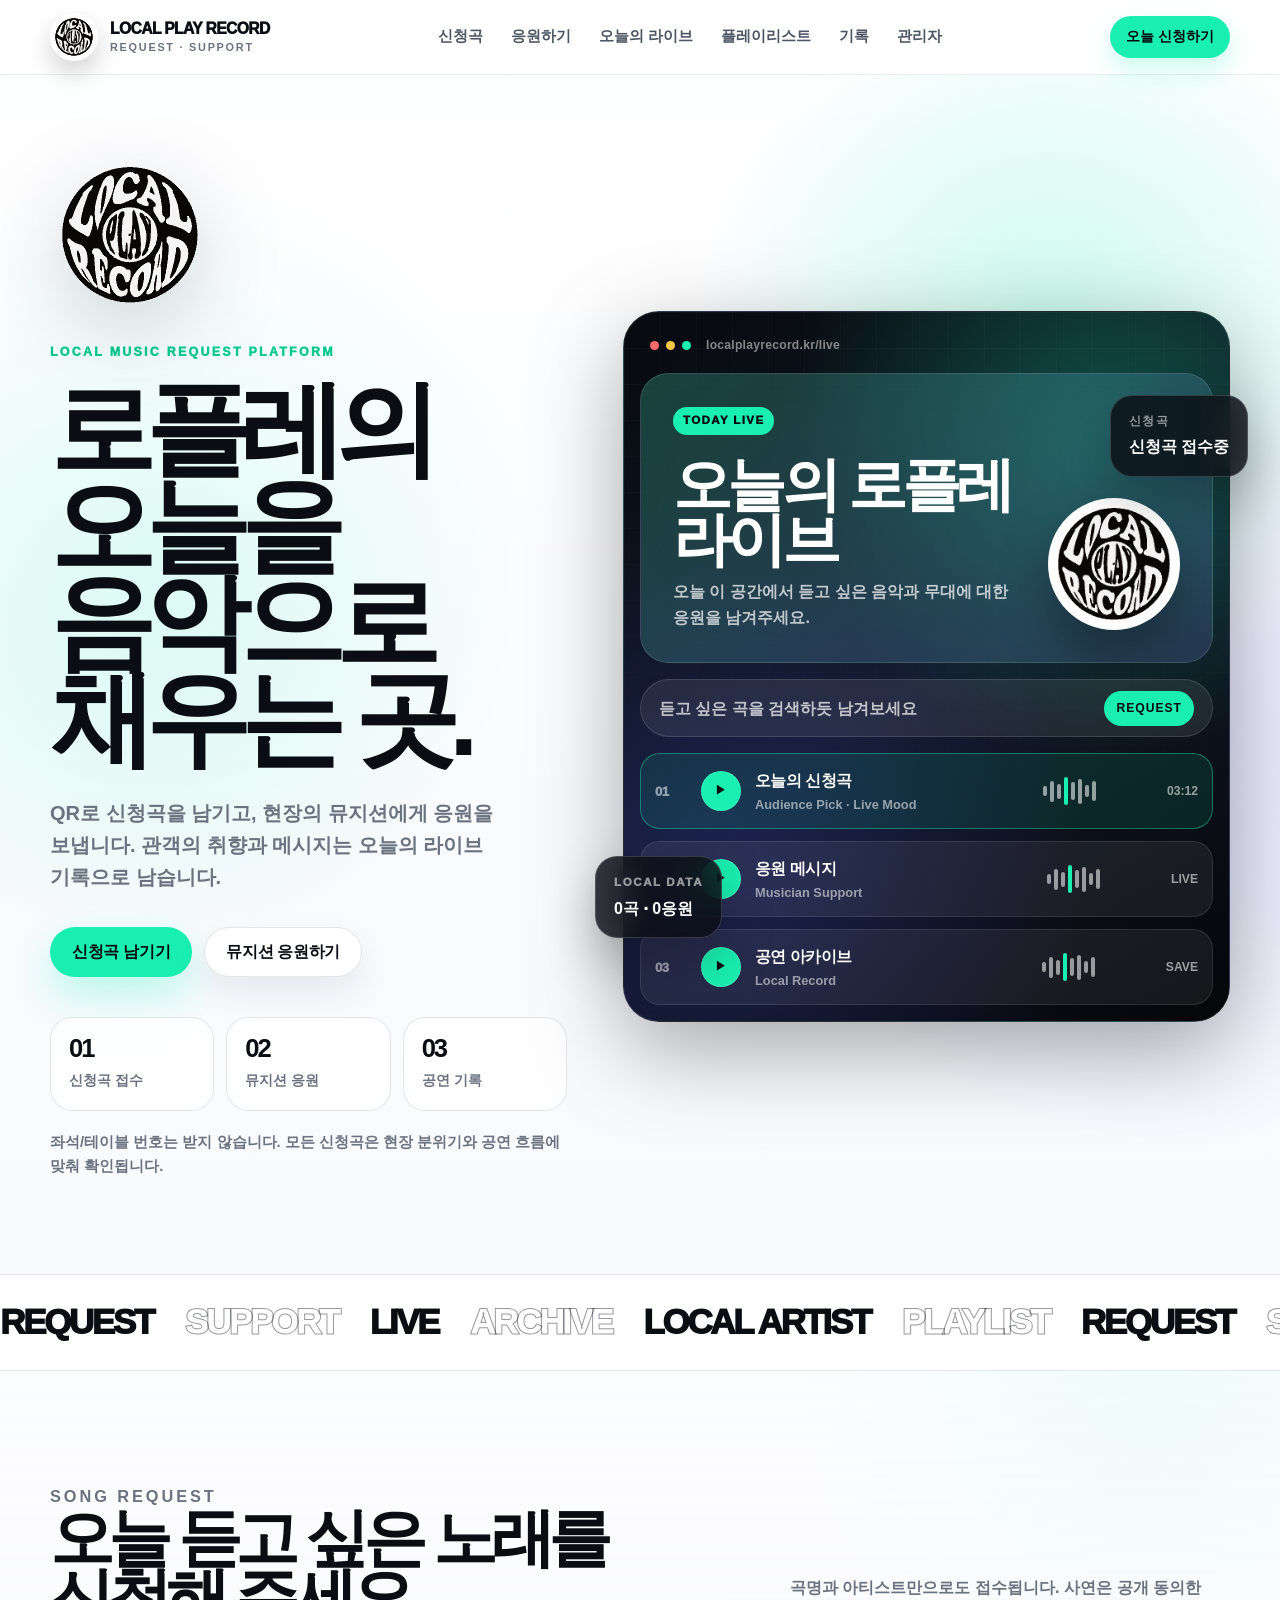
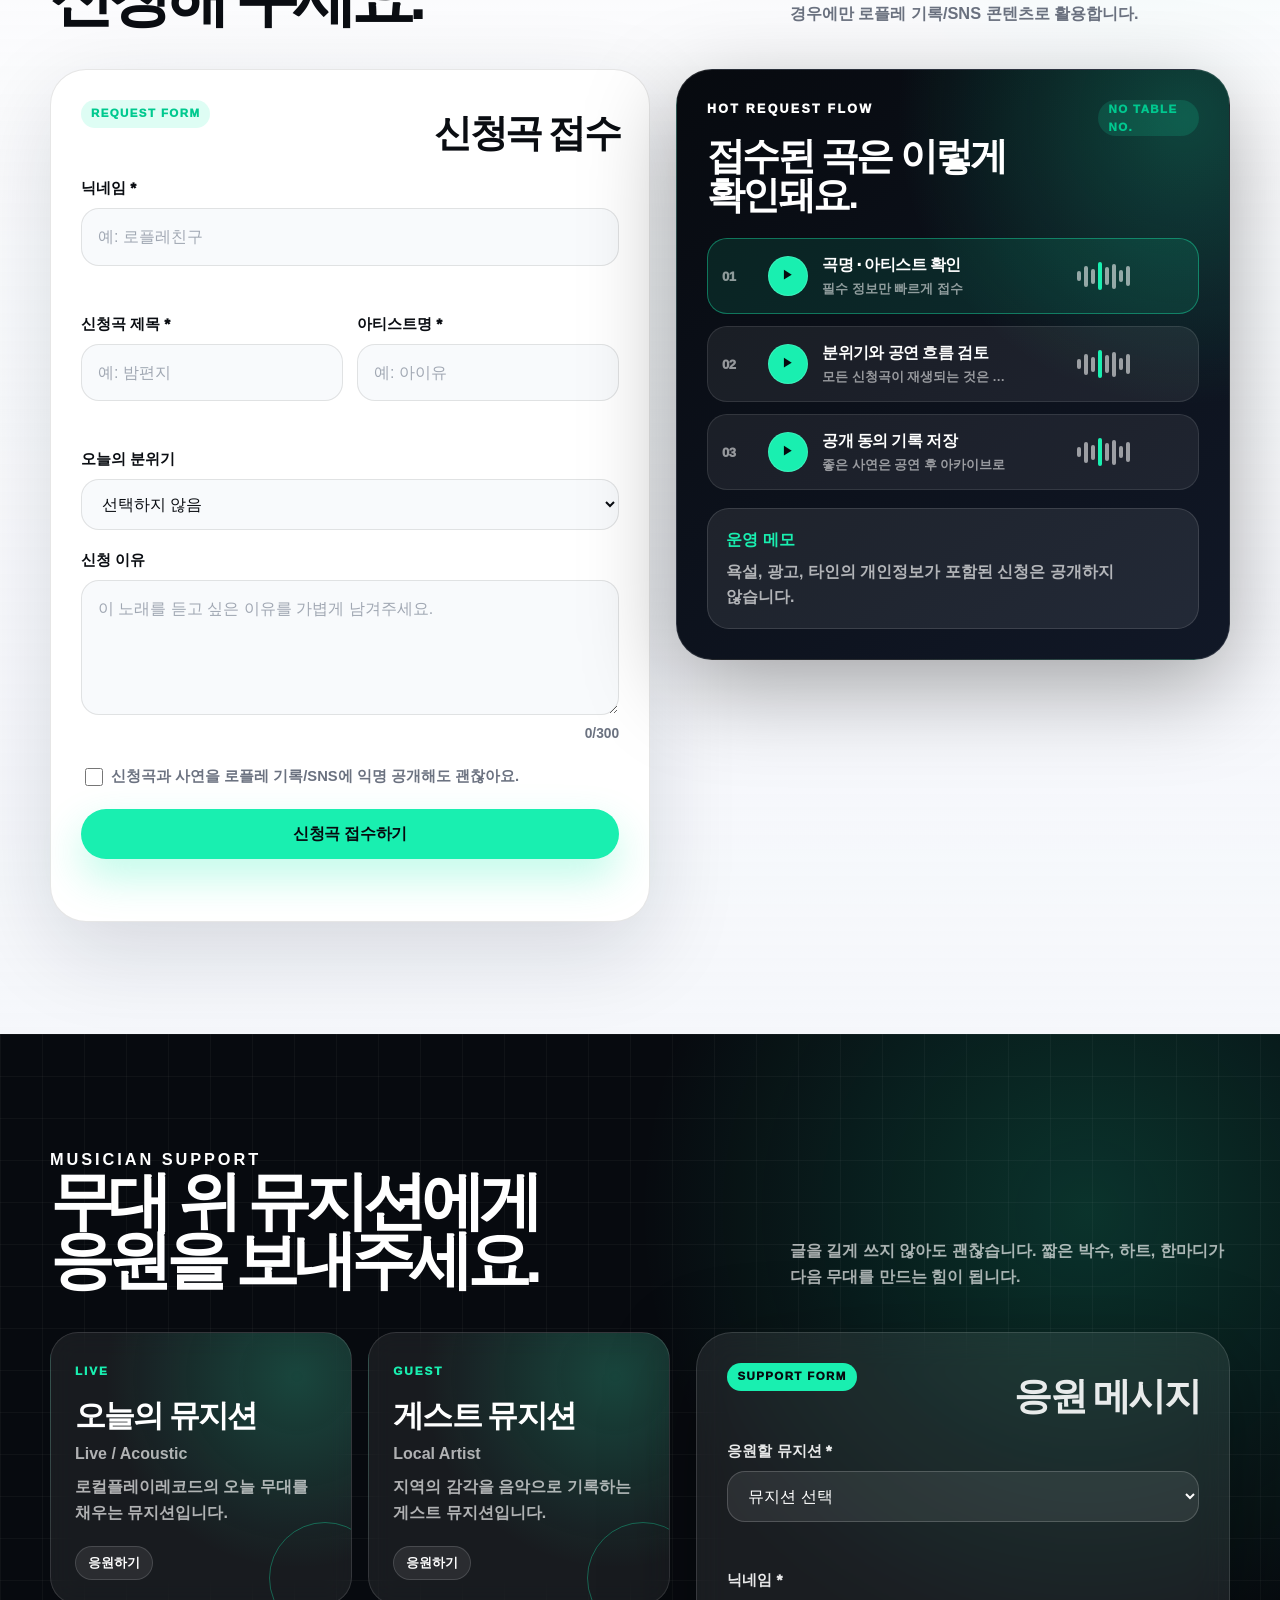
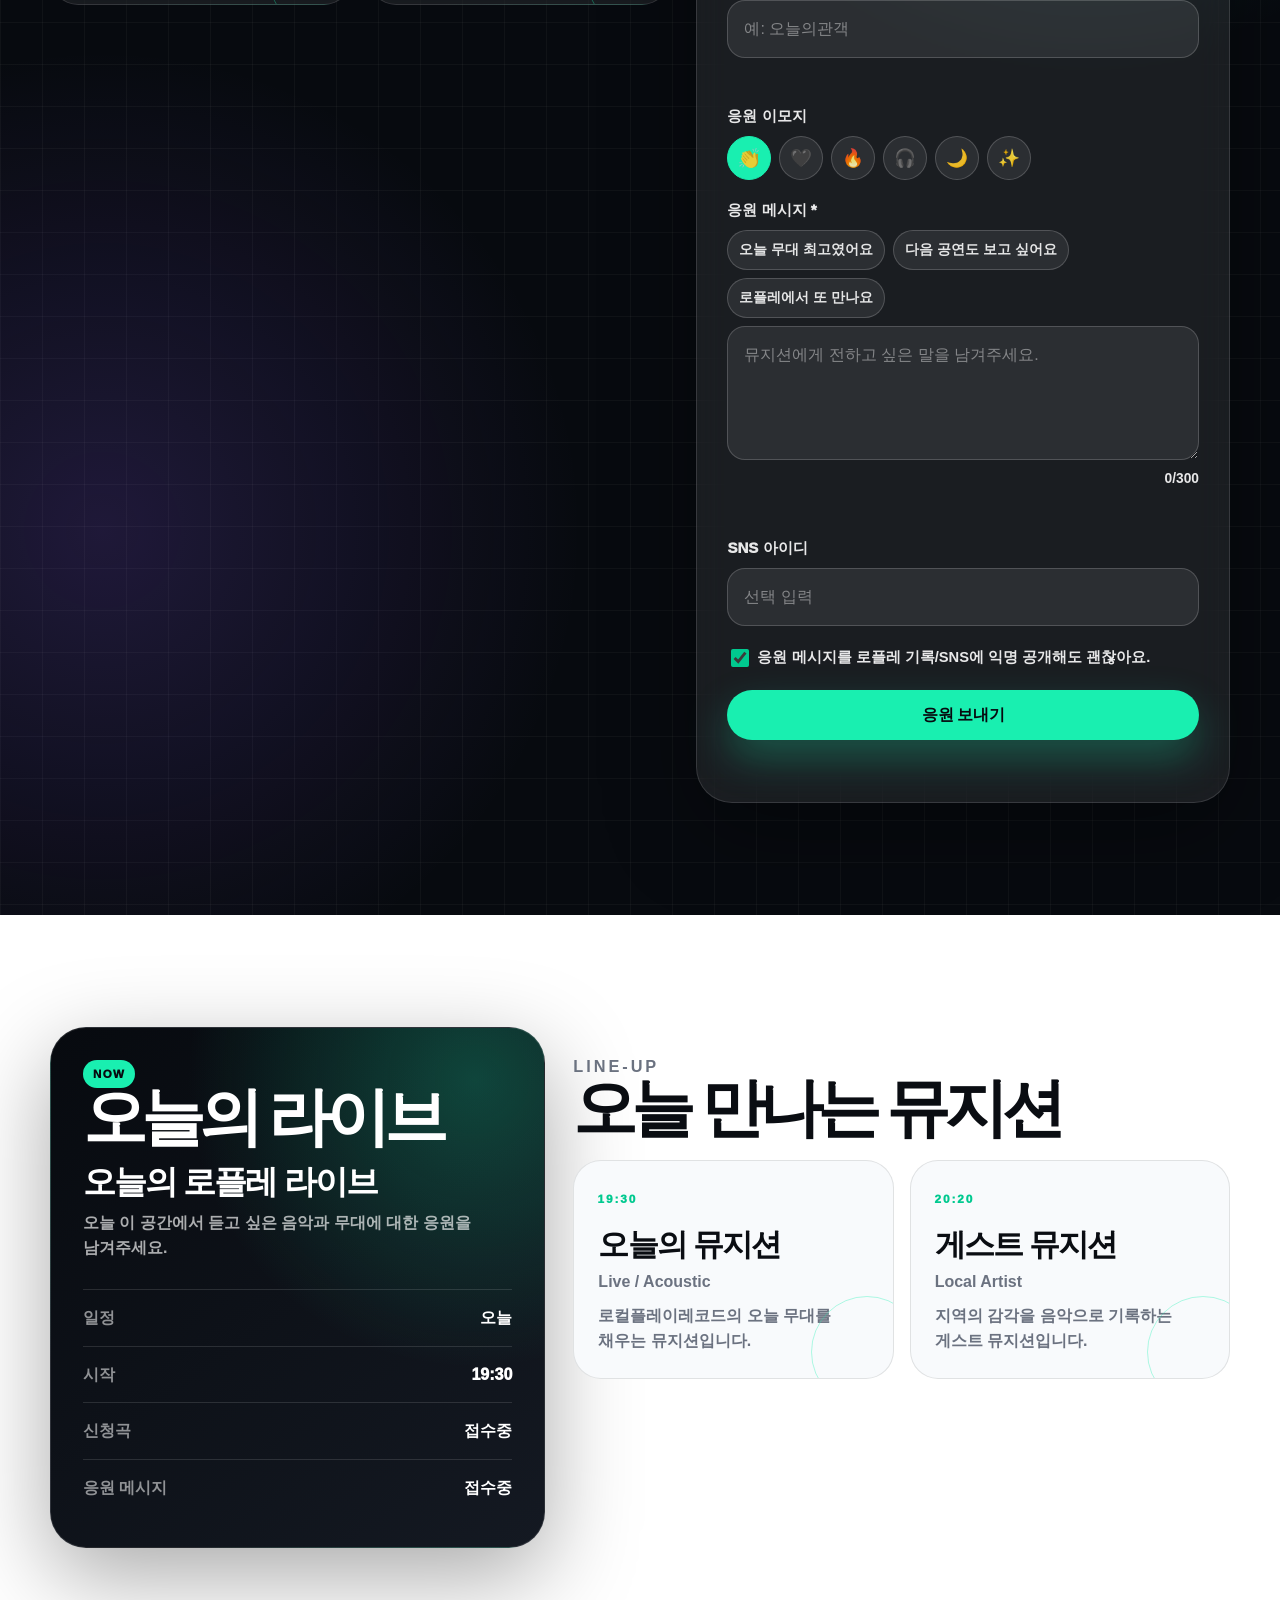
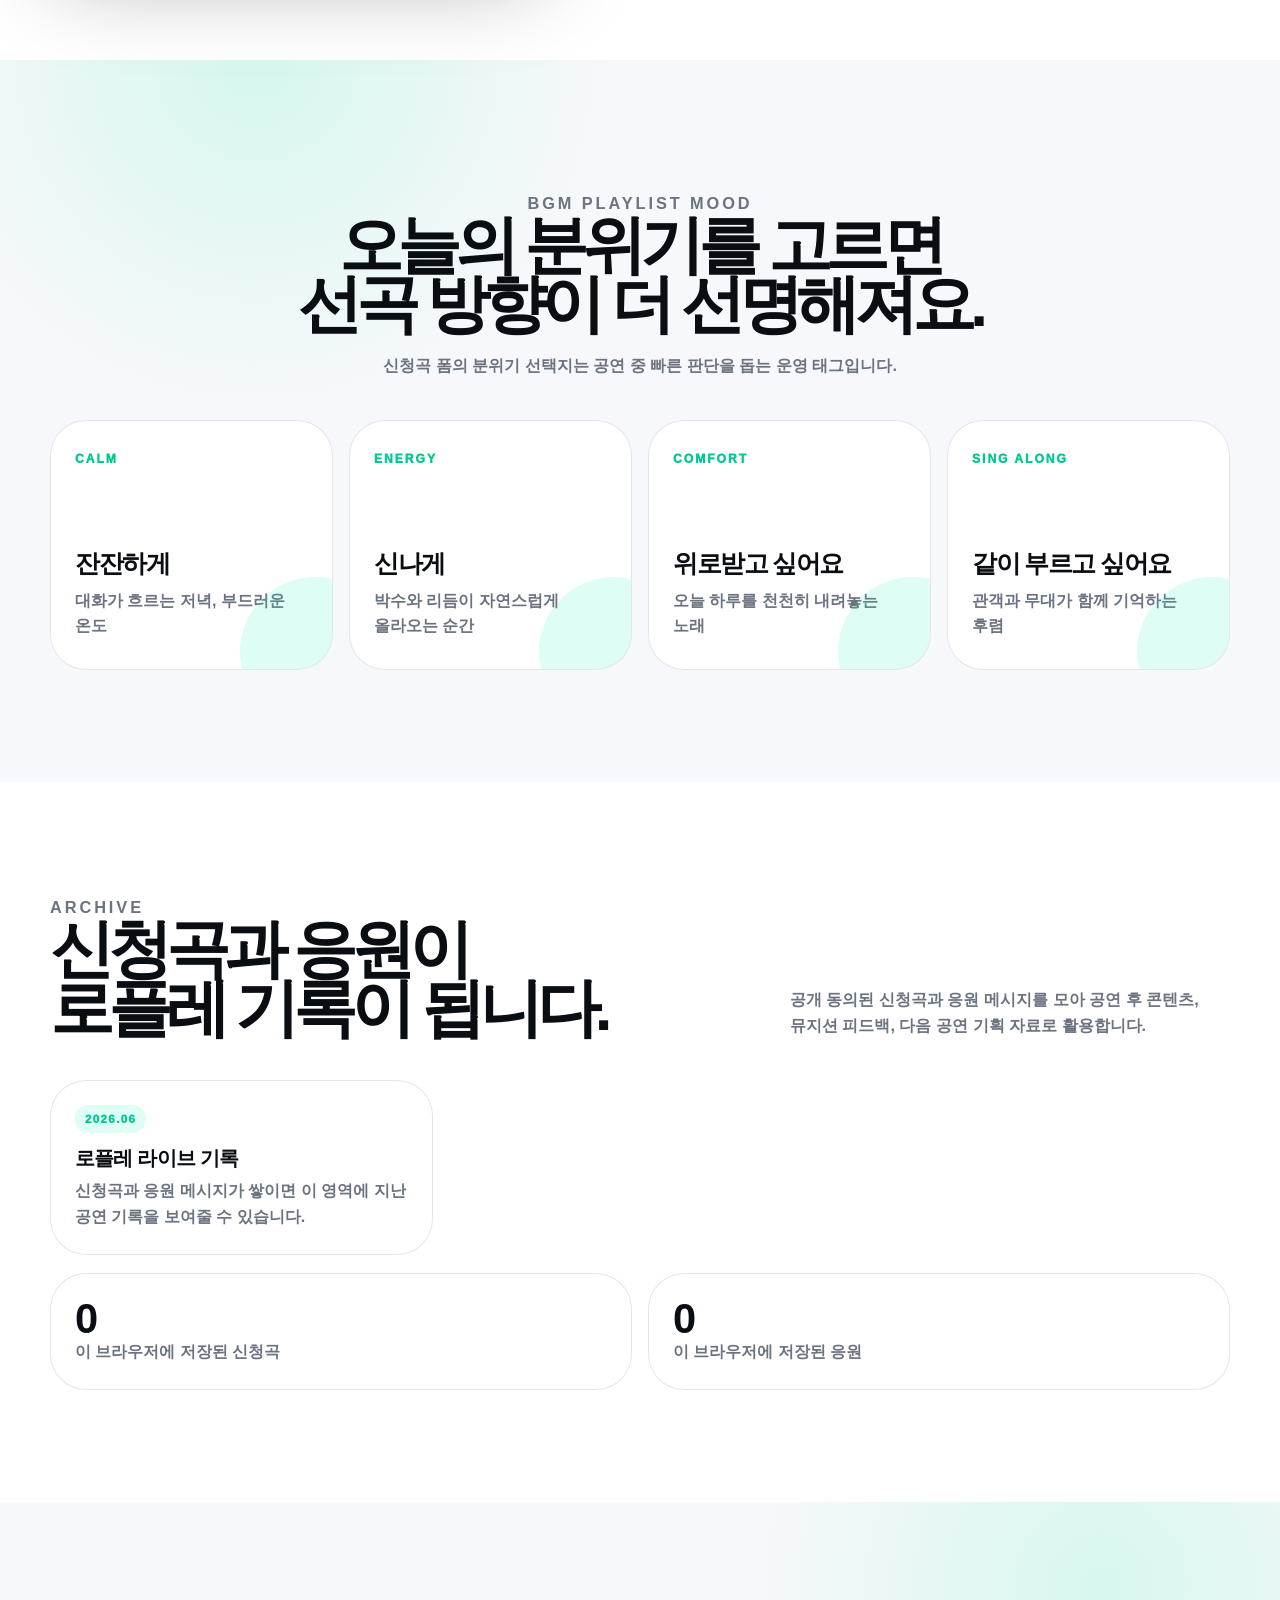
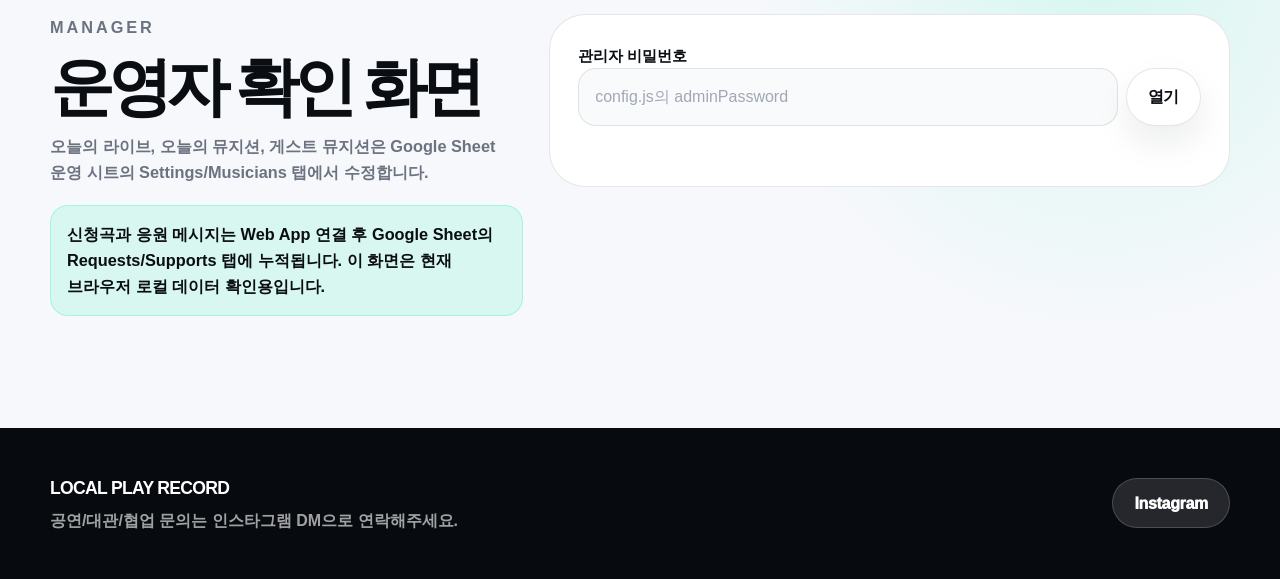
<file: index.html>
<!doctype html>
<html lang="ko">
<head>
  <meta charset="utf-8" />
  <meta name="viewport" content="width=device-width, initial-scale=1" />
  <meta name="description" content="로컬플레이레코드 신청곡과 뮤지션 응원하기 페이지" />
  <meta property="og:title" content="LOCAL PLAY RECORD" />
  <meta property="og:description" content="오늘 듣고 싶은 음악을 신청하고 뮤지션에게 응원을 남겨주세요." />
  <meta property="og:type" content="website" />
  <title>LOCAL PLAY RECORD | 신청곡과 뮤지션 응원하기</title>
  <link rel="preconnect" href="https://script.google.com" />
  <link rel="preconnect" href="https://script.googleusercontent.com" />
  <link rel="dns-prefetch" href="//script.google.com" />
  <link rel="dns-prefetch" href="//script.googleusercontent.com" />
  <link rel="stylesheet" href="assets/styles.css" />
  <script src="config.js?v=20260629-records-url-ig"></script>
</head>
<body>
  <a class="skip-link" href="#main">본문으로 바로가기</a>

  <header class="site-header" data-header>
    <div class="container nav-shell">
      <a class="brand" href="#home" aria-label="로컬플레이레코드 홈">
        <span class="brand-mark" aria-hidden="true"><span></span><span></span><span></span></span>
        <span class="brand-copy">
          <strong data-brand-name>LOCAL PLAY RECORD</strong>
          <small>REQUEST · SUPPORT</small>
        </span>
      </a>
      <button class="nav-toggle" type="button" aria-expanded="false" aria-controls="primary-nav" data-nav-toggle>
        메뉴
      </button>
      <nav id="primary-nav" class="primary-nav" data-primary-nav aria-label="주요 메뉴">
        <a href="#request">신청곡</a>
        <a href="#support">응원하기</a>
        <a href="#live">오늘의 라이브</a>
        <a href="#playlist">플레이리스트</a>
        <a href="#archive">기록</a>
        <a href="#admin">관리자</a>
      </nav>
      <a class="header-cta" href="#request">오늘 신청하기</a>
    </div>
  </header>

  <main id="main">
    <section id="home" class="hero section">
      <div class="container hero-grid">
        <div class="hero-copy">
          <p class="eyebrow">Local Music Request Platform</p>
          <h1>로플레의 오늘을<br />음악으로 채우는 곳.</h1>
          <p class="hero-text">QR로 신청곡을 남기고, 현장의 뮤지션에게 응원을 보냅니다. 관객의 취향과 메시지는 오늘의 라이브 기록으로 남습니다.</p>
          <div class="cta-row">
            <a class="button primary" href="#request">신청곡 남기기</a>
            <a class="button secondary" href="#support">뮤지션 응원하기</a>
          </div>
          <div class="hero-metrics" aria-label="홈페이지 주요 기능">
            <article><strong>01</strong><span>신청곡 접수</span></article>
            <article><strong>02</strong><span>뮤지션 응원</span></article>
            <article><strong>03</strong><span>공연 기록</span></article>
          </div>
          <p class="notice">좌석/테이블 번호는 받지 않습니다. 모든 신청곡은 현장 분위기와 공연 흐름에 맞춰 확인됩니다.</p>
        </div>

        <div class="hero-interface" aria-label="음악 플랫폼형 화면 미리보기">
          <div class="interface-window">
            <div class="window-topbar">
              <span></span><span></span><span></span>
              <p>localplayrecord.kr/live</p>
            </div>
            <div class="interface-banner">
              <div>
                <span class="card-label mint">TODAY LIVE</span>
                <h2 data-event-title>오늘의 로플레 라이브</h2>
                <p data-event-description>오늘 이 공간에서 듣고 싶은 음악과 무대에 대한 응원을 남겨주세요.</p>
              </div>
              <div class="disc" aria-hidden="true"></div>
            </div>
            <div class="search-shell" aria-hidden="true">
              <span>듣고 싶은 곡을 검색하듯 남겨보세요</span>
              <b>REQUEST</b>
            </div>
            <div class="track-list compact" aria-hidden="true">
              <article class="track-row active">
                <span class="rank">01</span>
                <button type="button" tabindex="-1">▶</button>
                <div class="track-main">
                  <strong>오늘의 신청곡</strong>
                  <small>Audience Pick · Live Mood</small>
                </div>
                <div class="wave"><i></i><i></i><i></i><i></i><i></i><i></i><i></i><i></i></div>
                <span class="duration">03:12</span>
              </article>
              <article class="track-row">
                <span class="rank">02</span>
                <button type="button" tabindex="-1">▶</button>
                <div class="track-main">
                  <strong>응원 메시지</strong>
                  <small>Musician Support</small>
                </div>
                <div class="wave"><i></i><i></i><i></i><i></i><i></i><i></i><i></i><i></i></div>
                <span class="duration">LIVE</span>
              </article>
              <article class="track-row">
                <span class="rank">03</span>
                <button type="button" tabindex="-1">▶</button>
                <div class="track-main">
                  <strong>공연 아카이브</strong>
                  <small>Local Record</small>
                </div>
                <div class="wave"><i></i><i></i><i></i><i></i><i></i><i></i><i></i><i></i></div>
                <span class="duration">SAVE</span>
              </article>
            </div>
          </div>
          <div class="floating-card floating-status">
            <span>신청곡</span>
            <strong data-event-status>신청곡 접수중</strong>
          </div>
          <div class="floating-card floating-count">
            <span>LOCAL DATA</span>
            <strong><b data-request-count>0</b>곡 · <b data-support-count>0</b>응원</strong>
          </div>
        </div>
      </div>
    </section>

    <section class="ticker" aria-label="서비스 키워드">
      <div class="ticker-track">
        <span>REQUEST</span><span>SUPPORT</span><span>LIVE</span><span>ARCHIVE</span><span>LOCAL ARTIST</span><span>PLAYLIST</span>
        <span>REQUEST</span><span>SUPPORT</span><span>LIVE</span><span>ARCHIVE</span><span>LOCAL ARTIST</span><span>PLAYLIST</span>
      </div>
    </section>

    <section id="request" class="section request-section">
      <div class="container section-heading split-heading">
        <div>
          <p class="eyebrow">Song Request</p>
          <h2>오늘 듣고 싶은 노래를<br />신청해 주세요.</h2>
        </div>
        <p>곡명과 아티스트만으로도 접수됩니다. 사연은 공개 동의한 경우에만 로플레 기록/SNS 콘텐츠로 활용합니다.</p>
      </div>

      <div class="container request-layout">
        <form class="form-card request-card" data-form="request" novalidate>
          <div class="form-card-head">
            <span class="card-label">REQUEST FORM</span>
            <h3>신청곡 접수</h3>
          </div>

          <div class="form-row">
            <label for="requestNickname">닉네임 <span aria-hidden="true">*</span></label>
            <input id="requestNickname" name="nickname" type="text" maxlength="20" required placeholder="예: 로플레친구" autocomplete="nickname" />
            <p class="field-error" data-error-for="requestNickname"></p>
          </div>

          <div class="form-grid-2">
            <div class="form-row">
              <label for="songTitle">신청곡 제목 <span aria-hidden="true">*</span></label>
              <input id="songTitle" name="songTitle" type="text" maxlength="80" required placeholder="예: 밤편지" />
              <p class="field-error" data-error-for="songTitle"></p>
            </div>

            <div class="form-row">
              <label for="artistName">아티스트명 <span aria-hidden="true">*</span></label>
              <input id="artistName" name="artistName" type="text" maxlength="80" required placeholder="예: 아이유" />
              <p class="field-error" data-error-for="artistName"></p>
            </div>
          </div>

          <div class="form-row">
            <label for="mood">오늘의 분위기</label>
            <select id="mood" name="mood" data-mood-options>
              <option value="">선택하지 않음</option>
            </select>
          </div>

          <div class="form-row">
            <label for="reason">신청 이유</label>
            <textarea id="reason" name="reason" rows="4" maxlength="300" placeholder="이 노래를 듣고 싶은 이유를 가볍게 남겨주세요."></textarea>
            <p class="counter"><span data-counter-for="reason">0</span>/300</p>
          </div>

          <label class="checkbox-row">
            <input name="isPublic" type="checkbox" value="yes" />
            <span>신청곡과 사연을 로플레 기록/SNS에 익명 공개해도 괜찮아요.</span>
          </label>

          <input class="visually-hidden" name="website" tabindex="-1" autocomplete="off" />

          <button class="button primary full" type="submit">신청곡 접수하기</button>
          <p class="form-status" role="status" aria-live="polite" data-status></p>
        </form>

        <aside class="hot-panel" aria-label="신청곡 운영 안내">
          <div class="hot-panel-head">
            <div>
              <p class="eyebrow">Hot Request Flow</p>
              <h3>접수된 곡은 이렇게 확인돼요.</h3>
            </div>
            <span class="pill">NO TABLE NO.</span>
          </div>
          <div class="track-list">
            <article class="track-row active">
              <span class="rank">01</span>
              <button type="button" tabindex="-1" aria-hidden="true">▶</button>
              <div class="track-main">
                <strong>곡명 · 아티스트 확인</strong>
                <small>필수 정보만 빠르게 접수</small>
              </div>
              <div class="wave"><i></i><i></i><i></i><i></i><i></i><i></i><i></i><i></i></div>
            </article>
            <article class="track-row">
              <span class="rank">02</span>
              <button type="button" tabindex="-1" aria-hidden="true">▶</button>
              <div class="track-main">
                <strong>분위기와 공연 흐름 검토</strong>
                <small>모든 신청곡이 재생되는 것은 아니에요</small>
              </div>
              <div class="wave"><i></i><i></i><i></i><i></i><i></i><i></i><i></i><i></i></div>
            </article>
            <article class="track-row">
              <span class="rank">03</span>
              <button type="button" tabindex="-1" aria-hidden="true">▶</button>
              <div class="track-main">
                <strong>공개 동의 기록 저장</strong>
                <small>좋은 사연은 공연 후 아카이브로</small>
              </div>
              <div class="wave"><i></i><i></i><i></i><i></i><i></i><i></i><i></i><i></i></div>
            </article>
          </div>
          <div class="guide-card">
            <strong>운영 메모</strong>
            <p>욕설, 광고, 타인의 개인정보가 포함된 신청은 공개하지 않습니다.</p>
          </div>
        </aside>
      </div>
    </section>

    <section id="support" class="section support-section">
      <div class="container section-heading split-heading dark-heading">
        <div>
          <p class="eyebrow">Musician Support</p>
          <h2>무대 위 뮤지션에게<br />응원을 보내주세요.</h2>
        </div>
        <p>글을 길게 쓰지 않아도 괜찮습니다. 짧은 박수, 하트, 한마디가 다음 무대를 만드는 힘이 됩니다.</p>
      </div>

      <div class="container support-layout">
        <div class="musician-side">
          <div class="musician-grid" data-musician-cards aria-live="polite"></div>
        </div>

        <form class="form-card dark support-card" data-form="support" novalidate>
          <div class="form-card-head">
            <span class="card-label mint">SUPPORT FORM</span>
            <h3>응원 메시지</h3>
          </div>

          <div class="form-row">
            <label for="musicianId">응원할 뮤지션 <span aria-hidden="true">*</span></label>
            <select id="musicianId" name="musicianId" required data-musician-options>
              <option value="">뮤지션 선택</option>
            </select>
            <p class="field-error" data-error-for="musicianId"></p>
          </div>

          <div class="form-row">
            <label for="supportNickname">닉네임 <span aria-hidden="true">*</span></label>
            <input id="supportNickname" name="nickname" type="text" maxlength="20" required placeholder="예: 오늘의관객" autocomplete="nickname" />
            <p class="field-error" data-error-for="supportNickname"></p>
          </div>

          <div class="form-row">
            <span class="label-like">응원 이모지</span>
            <div class="emoji-row" data-emoji-options></div>
          </div>

          <div class="form-row">
            <label for="supportMessage">응원 메시지 <span aria-hidden="true">*</span></label>
            <div class="preset-row" data-preset-row>
              <button type="button" data-preset="오늘 무대 최고였어요.">오늘 무대 최고였어요</button>
              <button type="button" data-preset="다음 공연도 보고 싶어요.">다음 공연도 보고 싶어요</button>
              <button type="button" data-preset="로플레에서 또 만나요.">로플레에서 또 만나요</button>
            </div>
            <textarea id="supportMessage" name="message" rows="4" maxlength="300" required placeholder="뮤지션에게 전하고 싶은 말을 남겨주세요."></textarea>
            <p class="counter"><span data-counter-for="supportMessage">0</span>/300</p>
            <p class="field-error" data-error-for="supportMessage"></p>
          </div>

          <div class="form-row">
            <label for="snsId">SNS 아이디</label>
            <input id="snsId" name="snsId" type="text" maxlength="60" placeholder="선택 입력" />
          </div>

          <label class="checkbox-row">
            <input name="isPublic" type="checkbox" value="yes" checked />
            <span>응원 메시지를 로플레 기록/SNS에 익명 공개해도 괜찮아요.</span>
          </label>

          <input class="visually-hidden" name="website" tabindex="-1" autocomplete="off" />

          <button class="button primary full" type="submit">응원 보내기</button>
          <p class="form-status" role="status" aria-live="polite" data-status></p>
        </form>
      </div>
    </section>

    <section id="live" class="section live-section">
      <div class="container live-board">
        <article class="live-summary">
          <span class="card-label mint">NOW</span>
          <h2>오늘의 라이브</h2>
          <h3 data-live-title>오늘의 로플레 라이브</h3>
          <p data-live-description>오늘 이 공간에서 듣고 싶은 음악과 무대에 대한 응원을 남겨주세요.</p>
          <dl>
            <div><dt>일정</dt><dd data-event-date>오늘</dd></div>
            <div><dt>시작</dt><dd data-event-time>19:30</dd></div>
            <div><dt>신청곡</dt><dd data-request-open>접수중</dd></div>
            <div><dt>응원 메시지</dt><dd data-support-open>접수중</dd></div>
          </dl>
        </article>
        <div class="lineup-wrap">
          <div class="section-heading left-heading">
            <p class="eyebrow">Line-up</p>
            <h2>오늘 만나는 뮤지션</h2>
          </div>
          <div class="lineup" data-lineup></div>
        </div>
      </div>
    </section>

    <section id="playlist" class="section playlist-section">
      <div class="container section-heading">
        <p class="eyebrow">BGM Playlist Mood</p>
        <h2>오늘의 분위기를 고르면<br />선곡 방향이 더 선명해져요.</h2>
        <p>신청곡 폼의 분위기 선택지는 공연 중 빠른 판단을 돕는 운영 태그입니다.</p>
      </div>
      <div class="container playlist-grid" aria-label="분위기 선택 예시">
        <article><span>Calm</span><strong>잔잔하게</strong><p>대화가 흐르는 저녁, 부드러운 온도</p></article>
        <article><span>Energy</span><strong>신나게</strong><p>박수와 리듬이 자연스럽게 올라오는 순간</p></article>
        <article><span>Comfort</span><strong>위로받고 싶어요</strong><p>오늘 하루를 천천히 내려놓는 노래</p></article>
        <article><span>Sing Along</span><strong>같이 부르고 싶어요</strong><p>관객과 무대가 함께 기억하는 후렴</p></article>
      </div>
    </section>

    <section id="archive" class="section archive-section">
      <div class="container section-heading split-heading">
        <div>
          <p class="eyebrow">Archive</p>
          <h2>신청곡과 응원이<br />로플레 기록이 됩니다.</h2>
        </div>
        <p>공개 동의된 신청곡과 응원 메시지를 모아 공연 후 콘텐츠, 뮤지션 피드백, 다음 공연 기획 자료로 활용합니다.</p>
      </div>
      <div class="container archive-grid" data-archive-grid></div>
      <div class="container stats-grid" data-stats-grid>
        <article>
          <strong data-request-count>0</strong>
          <span>이 브라우저에 저장된 신청곡</span>
        </article>
        <article>
          <strong data-support-count>0</strong>
          <span>이 브라우저에 저장된 응원</span>
        </article>
      </div>
    </section>

    <section id="admin" class="section admin-section">
      <div class="container admin-layout">
        <div class="section-copy">
          <p class="eyebrow">Manager</p>
          <h2>운영자 확인 화면</h2>
          <p>GitHub Pages 정적 사이트용 간이 관리자입니다. 같은 브라우저에서 접수된 로컬 데이터 확인과 CSV 내보내기를 지원합니다.</p>
          <p class="notice strong">실제 매장 운영 데이터는 Google Apps Script로 연결한 Google Sheet에서 관리하는 것을 권장합니다.</p>
        </div>

        <div class="admin-card" data-admin-card>
          <form class="admin-login" data-admin-login>
            <label for="adminPassword">관리자 비밀번호</label>
            <div class="inline-control">
              <input id="adminPassword" type="password" autocomplete="current-password" placeholder="config.js의 adminPassword" />
              <button class="button secondary" type="submit">열기</button>
            </div>
            <p class="form-status" role="status" aria-live="polite" data-admin-status></p>
          </form>

          <div class="admin-panel" data-admin-panel hidden>
            <div class="admin-actions">
              <button class="button secondary" type="button" data-export="requests">신청곡 CSV</button>
              <button class="button secondary" type="button" data-export="supports">응원 CSV</button>
              <button class="button danger" type="button" data-clear-local>로컬 데이터 초기화</button>
            </div>
            <div class="admin-tabs" role="tablist" aria-label="관리자 데이터 탭">
              <button class="active" type="button" data-admin-tab="requests">신청곡</button>
              <button type="button" data-admin-tab="supports">응원</button>
            </div>
            <div class="admin-table-wrap">
              <table data-admin-table>
                <thead></thead>
                <tbody></tbody>
              </table>
            </div>
          </div>
        </div>
      </div>
    </section>
  </main>

  <footer class="site-footer">
    <div class="container footer-grid">
      <div>
        <strong data-footer-brand>LOCAL PLAY RECORD</strong>
        <p data-contact-text>공연/대관/협업 문의는 인스타그램 DM으로 연락해주세요.</p>
      </div>
      <a class="button ghost" href="https://www.instagram.com/local.play.record?igsh=YmVwdTAzcmdqYzM2&utm_source=qr" target="_blank" rel="noreferrer" data-instagram-link>Instagram</a>
    </div>
  </footer>

  <div class="toast" role="status" aria-live="polite" data-toast hidden></div>
  <script src="assets/app.js?v=20260629-records"></script>
  <script src="assets/live-records.js?v=20260629-records"></script>
</body>
</html>
</file>
<file: assets/styles.css>
:root {
  color-scheme: light;
  --bg: #f5f7fb;
  --bg-warm: #fff9ee;
  --ink: #0a0d12;
  --ink-2: #161b22;
  --muted: #6b7280;
  --muted-2: #9aa3af;
  --line: rgba(10, 13, 18, 0.1);
  --line-strong: rgba(10, 13, 18, 0.18);
  --surface: #ffffff;
  --surface-soft: rgba(255, 255, 255, 0.72);
  --dark: #070a0f;
  --dark-2: #0d1118;
  --dark-3: #151a23;
  --mint: #19efb0;
  --mint-strong: #00c98f;
  --mint-soft: rgba(25, 239, 176, 0.14);
  --blue: #5157ff;
  --violet: #8b5cf6;
  --orange: #ff8a3d;
  --danger: #e5484d;
  --shadow: 0 28px 90px rgba(15, 23, 42, 0.14);
  --shadow-dark: 0 28px 90px rgba(0, 0, 0, 0.34);
  --radius-xl: 36px;
  --radius-lg: 26px;
  --radius-md: 18px;
  --radius-sm: 12px;
  --container: 1180px;
}

* {
  box-sizing: border-box;
}

html {
  scroll-behavior: smooth;
}

body {
  margin: 0;
  color: var(--ink);
  background:
    radial-gradient(circle at 12% 8%, rgba(25, 239, 176, 0.22), transparent 24rem),
    radial-gradient(circle at 92% 10%, rgba(81, 87, 255, 0.14), transparent 28rem),
    linear-gradient(180deg, #fbfcff 0%, var(--bg) 46%, #ffffff 100%);
  font-family: -apple-system, BlinkMacSystemFont, 'Pretendard', 'Apple SD Gothic Neo', 'Noto Sans KR', 'Segoe UI', sans-serif;
  line-height: 1.6;
  word-break: keep-all;
  -webkit-font-smoothing: antialiased;
  text-rendering: optimizeLegibility;
}

body.nav-open {
  overflow: hidden;
}

img,
svg {
  max-width: 100%;
}

a {
  color: inherit;
  text-decoration: none;
}

button,
input,
select,
textarea {
  font: inherit;
}

button {
  cursor: pointer;
}

.container {
  width: min(100% - 48px, var(--container));
  margin-inline: auto;
}

.skip-link {
  position: absolute;
  left: 16px;
  top: -80px;
  z-index: 100;
  padding: 12px 16px;
  color: #fff;
  background: var(--dark);
  border-radius: var(--radius-sm);
  transition: top 0.2s ease;
}

.skip-link:focus {
  top: 16px;
}

.site-header {
  position: sticky;
  top: 0;
  z-index: 50;
  border-bottom: 1px solid rgba(10, 13, 18, 0.08);
  background: rgba(255, 255, 255, 0.84);
  backdrop-filter: blur(20px);
}

.nav-shell {
  display: grid;
  grid-template-columns: auto 1fr auto;
  align-items: center;
  min-height: 74px;
  gap: 18px;
}

.brand {
  display: inline-flex;
  align-items: center;
  gap: 12px;
  min-width: 0;
}

.brand-mark {
  display: inline-flex;
  align-items: end;
  justify-content: center;
  gap: 3px;
  width: 42px;
  height: 42px;
  padding: 9px;
  border-radius: 14px;
  color: var(--dark);
  background: var(--dark);
  box-shadow: 0 12px 26px rgba(0, 0, 0, 0.18);
}

.brand-mark span {
  display: block;
  width: 5px;
  border-radius: 999px;
  background: var(--mint);
}

.brand-mark span:nth-child(1) { height: 15px; }
.brand-mark span:nth-child(2) { height: 23px; }
.brand-mark span:nth-child(3) { height: 18px; }

.brand-copy {
  display: grid;
  line-height: 1.05;
}

.brand-copy strong {
  font-size: 0.98rem;
  font-weight: 950;
  letter-spacing: -0.04em;
}

.brand-copy small {
  margin-top: 4px;
  color: var(--muted);
  font-size: 0.68rem;
  font-weight: 900;
  letter-spacing: 0.16em;
}

.primary-nav {
  display: flex;
  align-items: center;
  justify-content: center;
  gap: 4px;
  color: #4b5563;
  font-size: 0.93rem;
  font-weight: 850;
}

.primary-nav a {
  padding: 10px 12px;
  border-radius: 999px;
  transition: color 0.18s ease, background 0.18s ease, transform 0.18s ease;
}

.primary-nav a:hover,
.primary-nav a:focus-visible {
  color: var(--ink);
  background: rgba(10, 13, 18, 0.06);
  outline: none;
  transform: translateY(-1px);
}

.header-cta {
  display: inline-flex;
  align-items: center;
  justify-content: center;
  min-height: 42px;
  padding: 0 16px;
  color: var(--dark);
  background: var(--mint);
  border-radius: 999px;
  font-size: 0.9rem;
  font-weight: 950;
  box-shadow: 0 12px 26px rgba(25, 239, 176, 0.22);
}

.nav-toggle {
  display: none;
  justify-self: end;
  border: 1px solid var(--line);
  border-radius: 999px;
  padding: 9px 14px;
  color: var(--ink);
  background: #fff;
  font-weight: 900;
}

.section {
  padding: 112px 0;
}

.hero {
  position: relative;
  overflow: hidden;
  padding: 80px 0 96px;
}

.hero::before {
  content: '';
  position: absolute;
  inset: 0 0 auto 0;
  height: 68%;
  background:
    radial-gradient(circle at 82% 32%, rgba(25, 239, 176, 0.22), transparent 22rem),
    linear-gradient(180deg, rgba(255, 255, 255, 0.88), rgba(255, 255, 255, 0));
  pointer-events: none;
}

.hero-grid {
  position: relative;
  display: grid;
  grid-template-columns: minmax(0, 0.92fr) minmax(380px, 1.08fr);
  gap: 56px;
  align-items: center;
}

.hero-copy h1,
.section-heading h2,
.section-copy h2,
.live-summary h2 {
  margin: 0;
  color: var(--ink);
  font-size: clamp(3.1rem, 8.2vw, 6.9rem);
  line-height: 0.92;
  letter-spacing: -0.095em;
}

.section-heading h2,
.section-copy h2,
.live-summary h2 {
  font-size: clamp(2.4rem, 5vw, 4.7rem);
}

.hero-text {
  max-width: 560px;
  margin: 30px 0 0;
  color: var(--muted);
  font-size: clamp(1.05rem, 1.8vw, 1.25rem);
  font-weight: 600;
}

.eyebrow {
  margin: 0 0 18px;
  color: var(--mint-strong);
  text-transform: uppercase;
  font-size: 0.78rem;
  font-weight: 950;
  letter-spacing: 0.18em;
}

.cta-row,
.footer-grid,
.admin-actions {
  display: flex;
  align-items: center;
  flex-wrap: wrap;
  gap: 12px;
}

.cta-row {
  margin-top: 34px;
}

.button {
  display: inline-flex;
  align-items: center;
  justify-content: center;
  min-height: 50px;
  padding: 0 21px;
  border: 1px solid transparent;
  border-radius: 999px;
  font-weight: 950;
  letter-spacing: -0.02em;
  transition: transform 0.18s ease, box-shadow 0.18s ease, background 0.18s ease, color 0.18s ease, border-color 0.18s ease;
}

.button:hover,
.button:focus-visible {
  transform: translateY(-2px);
  outline: none;
}

.button.primary {
  color: var(--dark);
  background: var(--mint);
  box-shadow: 0 18px 40px rgba(25, 239, 176, 0.28);
}

.button.primary:hover,
.button.primary:focus-visible {
  background: #00dfa0;
  box-shadow: 0 22px 44px rgba(25, 239, 176, 0.34);
}

.button.secondary {
  color: var(--ink);
  background: #fff;
  border-color: var(--line);
  box-shadow: 0 16px 34px rgba(15, 23, 42, 0.08);
}

.button.secondary:hover,
.button.secondary:focus-visible {
  border-color: var(--line-strong);
}

.button.ghost {
  color: #fff;
  background: rgba(255, 255, 255, 0.12);
  border-color: rgba(255, 255, 255, 0.18);
}

.button.danger {
  color: #fff;
  background: var(--danger);
}

.button.full {
  width: 100%;
}

.button:disabled {
  cursor: not-allowed;
  opacity: 0.62;
  transform: none;
  box-shadow: none;
}

.notice {
  margin: 20px 0 0;
  color: var(--muted);
  font-size: 0.93rem;
  font-weight: 650;
}

.notice.strong {
  padding: 15px 16px;
  color: var(--ink);
  background: var(--mint-soft);
  border: 1px solid rgba(25, 239, 176, 0.28);
  border-radius: var(--radius-md);
}

.hero-metrics {
  display: grid;
  grid-template-columns: repeat(3, minmax(0, 1fr));
  gap: 12px;
  max-width: 590px;
  margin-top: 40px;
}

.hero-metrics article {
  padding: 18px;
  border: 1px solid var(--line);
  border-radius: 22px;
  background: rgba(255, 255, 255, 0.72);
  backdrop-filter: blur(18px);
}

.hero-metrics strong {
  display: block;
  color: var(--ink);
  font-size: 1.6rem;
  line-height: 1;
  letter-spacing: -0.08em;
}

.hero-metrics span {
  display: block;
  margin-top: 8px;
  color: var(--muted);
  font-size: 0.86rem;
  font-weight: 850;
}

.hero-interface {
  position: relative;
  min-height: 650px;
}

.interface-window,
.hot-panel,
.form-card,
.admin-card,
.live-summary,
.archive-grid article,
.stats-grid article,
.playlist-grid article {
  border: 1px solid var(--line);
  border-radius: var(--radius-xl);
  background: var(--surface);
  box-shadow: var(--shadow);
}

.interface-window {
  position: relative;
  overflow: hidden;
  min-height: 620px;
  padding: 16px;
  color: #fff;
  background:
    radial-gradient(circle at 80% 18%, rgba(25, 239, 176, 0.28), transparent 20rem),
    radial-gradient(circle at 18% 80%, rgba(81, 87, 255, 0.2), transparent 22rem),
    linear-gradient(150deg, #070a0f 0%, #111827 52%, #050609 100%);
  border-color: rgba(255, 255, 255, 0.12);
  box-shadow: var(--shadow-dark);
}

.interface-window::before {
  content: '';
  position: absolute;
  inset: 0;
  background-image:
    linear-gradient(rgba(255,255,255,0.04) 1px, transparent 1px),
    linear-gradient(90deg, rgba(255,255,255,0.04) 1px, transparent 1px);
  background-size: 36px 36px;
  mask-image: linear-gradient(180deg, rgba(0,0,0,0.65), transparent 85%);
  pointer-events: none;
}

.window-topbar {
  position: relative;
  display: flex;
  align-items: center;
  gap: 7px;
  padding: 8px 10px 18px;
  color: rgba(255, 255, 255, 0.5);
  font-size: 0.76rem;
  font-weight: 850;
  letter-spacing: 0.02em;
}

.window-topbar span {
  width: 9px;
  height: 9px;
  border-radius: 50%;
  background: rgba(255, 255, 255, 0.22);
}

.window-topbar span:first-child { background: #ff6b6b; }
.window-topbar span:nth-child(2) { background: #f7c948; }
.window-topbar span:nth-child(3) { background: var(--mint); }
.window-topbar p { margin: 0 0 0 8px; }

.interface-banner {
  position: relative;
  z-index: 1;
  display: grid;
  grid-template-columns: 1fr auto;
  gap: 18px;
  align-items: end;
  min-height: 260px;
  padding: 32px;
  border: 1px solid rgba(255,255,255,0.12);
  border-radius: 28px;
  background:
    linear-gradient(135deg, rgba(25,239,176,0.18), rgba(81,87,255,0.12)),
    rgba(255,255,255,0.07);
  backdrop-filter: blur(18px);
}

.interface-banner h2 {
  max-width: 420px;
  margin: 22px 0 12px;
  font-size: clamp(2.2rem, 4.6vw, 4.6rem);
  line-height: 0.94;
  letter-spacing: -0.08em;
}

.interface-banner p {
  max-width: 430px;
  margin: 0;
  color: rgba(255,255,255,0.72);
  font-weight: 650;
}

.disc {
  position: relative;
  width: 132px;
  height: 132px;
  border-radius: 50%;
  background:
    radial-gradient(circle, var(--dark) 0 12%, var(--mint) 13% 16%, transparent 17% 22%, rgba(255,255,255,0.12) 23% 24%, transparent 25%),
    conic-gradient(from 25deg, #111827, #27272a, #050609, #2dd4bf, #111827);
  box-shadow: 0 24px 50px rgba(0, 0, 0, 0.34);
}

.disc::after {
  content: '';
  position: absolute;
  inset: 13px;
  border-radius: inherit;
  border: 1px solid rgba(255,255,255,0.12);
}

.card-label,
.pill {
  display: inline-flex;
  align-items: center;
  min-height: 28px;
  padding: 0 10px;
  color: var(--mint-strong);
  background: var(--mint-soft);
  border-radius: 999px;
  font-size: 0.72rem;
  font-weight: 950;
  letter-spacing: 0.12em;
  text-transform: uppercase;
}

.card-label.mint {
  color: var(--dark);
  background: var(--mint);
}

.search-shell {
  position: relative;
  z-index: 1;
  display: flex;
  align-items: center;
  justify-content: space-between;
  gap: 14px;
  min-height: 58px;
  margin-top: 16px;
  padding: 0 18px;
  border: 1px solid rgba(255,255,255,0.13);
  border-radius: 999px;
  background: rgba(255,255,255,0.08);
  color: rgba(255,255,255,0.72);
  font-weight: 750;
}

.search-shell b {
  color: var(--dark);
  background: var(--mint);
  padding: 8px 12px;
  border-radius: 999px;
  font-size: 0.76rem;
  letter-spacing: 0.08em;
}

.track-list {
  position: relative;
  z-index: 1;
  display: grid;
  gap: 12px;
  margin-top: 16px;
}

.track-row {
  display: grid;
  grid-template-columns: 34px 42px minmax(0, 1fr) minmax(100px, 170px) auto;
  align-items: center;
  gap: 12px;
  min-height: 76px;
  padding: 12px 14px;
  border: 1px solid rgba(255,255,255,0.1);
  border-radius: 20px;
  background: rgba(255,255,255,0.065);
  color: #fff;
}

.track-row.active {
  border-color: rgba(25,239,176,0.4);
  background: rgba(25,239,176,0.1);
}

.rank {
  color: rgba(255,255,255,0.54);
  font-size: 0.82rem;
  font-weight: 950;
  letter-spacing: -0.04em;
}

.track-row button {
  display: inline-grid;
  place-items: center;
  width: 40px;
  height: 40px;
  border: 1px solid rgba(255,255,255,0.14);
  border-radius: 50%;
  color: var(--dark);
  background: var(--mint);
  font-size: 0.78rem;
}

.track-main {
  min-width: 0;
}

.track-main strong,
.track-main small {
  display: block;
  overflow: hidden;
  text-overflow: ellipsis;
  white-space: nowrap;
}

.track-main strong {
  font-size: 0.98rem;
  font-weight: 950;
  letter-spacing: -0.035em;
}

.track-main small {
  margin-top: 2px;
  color: rgba(255,255,255,0.55);
  font-size: 0.8rem;
  font-weight: 700;
}

.wave {
  display: flex;
  align-items: center;
  justify-content: center;
  gap: 3px;
  height: 30px;
  overflow: hidden;
}

.wave i {
  display: block;
  width: 4px;
  min-height: 8px;
  border-radius: 999px;
  background: rgba(255,255,255,0.56);
}

.wave i:nth-child(1) { height: 10px; }
.wave i:nth-child(2) { height: 21px; }
.wave i:nth-child(3) { height: 15px; }
.wave i:nth-child(4) { height: 28px; background: var(--mint); }
.wave i:nth-child(5) { height: 18px; }
.wave i:nth-child(6) { height: 25px; }
.wave i:nth-child(7) { height: 12px; }
.wave i:nth-child(8) { height: 20px; }

.duration {
  color: rgba(255,255,255,0.58);
  font-size: 0.76rem;
  font-weight: 900;
}

.floating-card {
  position: absolute;
  z-index: 3;
  padding: 16px 18px;
  border: 1px solid rgba(255,255,255,0.16);
  border-radius: 22px;
  color: #fff;
  background: rgba(9, 12, 18, 0.8);
  box-shadow: 0 22px 52px rgba(0,0,0,0.26);
  backdrop-filter: blur(18px);
}

.floating-card span,
.floating-card strong {
  display: block;
}

.floating-card span {
  color: rgba(255,255,255,0.56);
  font-size: 0.72rem;
  font-weight: 950;
  letter-spacing: 0.14em;
  text-transform: uppercase;
}

.floating-card strong {
  margin-top: 4px;
  font-size: 1rem;
  font-weight: 950;
}

.floating-status {
  top: 84px;
  right: -18px;
}

.floating-count {
  left: -28px;
  bottom: 84px;
}

.ticker {
  overflow: hidden;
  padding: 19px 0;
  border-top: 1px solid var(--line);
  border-bottom: 1px solid var(--line);
  background: #fff;
}

.ticker-track {
  display: flex;
  width: max-content;
  gap: 32px;
  animation: ticker 28s linear infinite;
}

.ticker span {
  color: var(--ink);
  font-size: clamp(1.2rem, 3vw, 2.2rem);
  font-weight: 950;
  letter-spacing: -0.07em;
}

.ticker span:nth-child(even) {
  color: transparent;
  -webkit-text-stroke: 1px rgba(10,13,18,0.42);
}

@keyframes ticker {
  to { transform: translateX(-50%); }
}

.section-heading {
  margin-bottom: 42px;
  text-align: center;
}

.section-heading p {
  max-width: 690px;
  margin: 18px auto 0;
  color: var(--muted);
  font-size: 1.02rem;
  font-weight: 650;
}

.split-heading {
  display: grid;
  grid-template-columns: minmax(0, 1fr) minmax(300px, 0.62fr);
  gap: 30px;
  align-items: end;
  text-align: left;
}

.split-heading p {
  margin: 0;
}

.dark-heading h2,
.dark-heading p {
  color: #fff;
}

.dark-heading p:last-child {
  color: rgba(255,255,255,0.66);
}

.request-section {
  background:
    linear-gradient(180deg, rgba(255,255,255,0.62), rgba(245,247,251,0.98)),
    radial-gradient(circle at 90% 0%, rgba(25,239,176,0.15), transparent 22rem);
}

.request-layout,
.support-layout,
.admin-layout {
  display: grid;
  grid-template-columns: minmax(0, 1.04fr) minmax(360px, 0.96fr);
  gap: 26px;
  align-items: start;
}

.form-card {
  padding: 30px;
}

.request-card {
  background: #fff;
}

.form-card-head,
.hot-panel-head {
  display: flex;
  align-items: start;
  justify-content: space-between;
  gap: 18px;
  margin-bottom: 24px;
}

.form-card-head h3,
.hot-panel-head h3 {
  margin: 14px 0 0;
  color: var(--ink);
  font-size: clamp(1.7rem, 3vw, 2.35rem);
  line-height: 1.02;
  letter-spacing: -0.07em;
}

.form-grid-2 {
  display: grid;
  grid-template-columns: repeat(2, minmax(0, 1fr));
  gap: 14px;
}

.form-row {
  display: grid;
  gap: 8px;
  margin-bottom: 18px;
}

label,
.label-like {
  color: var(--ink);
  font-size: 0.94rem;
  font-weight: 950;
}

input,
select,
textarea {
  width: 100%;
  border: 1px solid var(--line);
  border-radius: 18px;
  background: #f8fafc;
  color: var(--ink);
  padding: 15px 16px;
  transition: border-color 0.18s ease, box-shadow 0.18s ease, background 0.18s ease;
}

textarea {
  resize: vertical;
}

input::placeholder,
textarea::placeholder {
  color: #a1a8b3;
}

input:focus,
select:focus,
textarea:focus {
  outline: none;
  border-color: rgba(0, 201, 143, 0.62);
  background: #fff;
  box-shadow: 0 0 0 5px rgba(25, 239, 176, 0.15);
}

.field-error,
.form-status,
.counter {
  margin: 0;
  min-height: 20px;
  font-size: 0.86rem;
}

.field-error {
  color: var(--danger);
  font-weight: 850;
}

.counter {
  justify-self: end;
  color: var(--muted);
  font-weight: 750;
}

.form-status {
  margin-top: 12px;
  color: var(--muted);
  font-weight: 850;
  text-align: center;
}

.checkbox-row {
  display: grid;
  grid-template-columns: 20px 1fr;
  gap: 10px;
  align-items: start;
  margin: 20px 0;
  color: var(--muted);
  font-size: 0.92rem;
  font-weight: 750;
}

.checkbox-row input {
  width: 18px;
  height: 18px;
  margin-top: 3px;
  padding: 0;
  accent-color: var(--mint-strong);
}

.hot-panel {
  overflow: hidden;
  padding: 30px;
  color: #fff;
  background:
    radial-gradient(circle at 92% 8%, rgba(25,239,176,0.24), transparent 18rem),
    linear-gradient(145deg, var(--dark) 0%, #111827 100%);
  border-color: rgba(255,255,255,0.12);
  box-shadow: var(--shadow-dark);
}

.hot-panel .eyebrow,
.hot-panel-head h3 {
  color: #fff;
}

.hot-panel .track-row {
  grid-template-columns: 34px 42px minmax(0, 1fr) minmax(92px, 160px);
}

.guide-card {
  margin-top: 18px;
  padding: 18px;
  border: 1px solid rgba(255,255,255,0.12);
  border-radius: 22px;
  background: rgba(255,255,255,0.08);
}

.guide-card strong {
  display: block;
  color: var(--mint);
  font-weight: 950;
}

.guide-card p {
  margin: 6px 0 0;
  color: rgba(255,255,255,0.66);
  font-weight: 650;
}

.support-section {
  position: relative;
  overflow: hidden;
  background:
    radial-gradient(circle at 85% 12%, rgba(25,239,176,0.18), transparent 28rem),
    radial-gradient(circle at 8% 74%, rgba(139,92,246,0.18), transparent 30rem),
    var(--dark);
}

.support-section::before {
  content: '';
  position: absolute;
  inset: 0;
  background-image:
    linear-gradient(rgba(255,255,255,0.035) 1px, transparent 1px),
    linear-gradient(90deg, rgba(255,255,255,0.035) 1px, transparent 1px);
  background-size: 42px 42px;
  pointer-events: none;
}

.support-section > .container {
  position: relative;
}

.support-layout {
  grid-template-columns: minmax(0, 1fr) minmax(360px, 0.86fr);
}

.musician-grid,
.lineup,
.archive-grid,
.stats-grid,
.playlist-grid {
  display: grid;
  gap: 16px;
}

.musician-grid {
  grid-template-columns: repeat(2, minmax(0, 1fr));
}

.musician-card,
.lineup-card {
  position: relative;
  overflow: hidden;
  padding: 24px;
  border: 1px solid rgba(255,255,255,0.12);
  border-radius: 28px;
  color: #fff;
  background:
    radial-gradient(circle at 82% 16%, rgba(25,239,176,0.2), transparent 12rem),
    rgba(255,255,255,0.07);
  backdrop-filter: blur(14px);
}

.musician-card::after,
.lineup-card::after {
  content: '';
  position: absolute;
  right: -30px;
  bottom: -30px;
  width: 110px;
  height: 110px;
  border: 1px solid rgba(25,239,176,0.34);
  border-radius: 50%;
}

.musician-card .tag,
.lineup-card .tag {
  display: inline-flex;
  margin-bottom: 20px;
  color: var(--mint);
  font-size: 0.74rem;
  font-weight: 950;
  letter-spacing: 0.16em;
  text-transform: uppercase;
}

.musician-card h3,
.lineup-card h3 {
  margin: 0;
  font-size: clamp(1.3rem, 2.4vw, 1.95rem);
  letter-spacing: -0.06em;
  line-height: 1.05;
}

.musician-card p,
.lineup-card p {
  margin: 8px 0 0;
  color: rgba(255,255,255,0.66);
  font-weight: 650;
}

.musician-links {
  display: flex;
  flex-wrap: wrap;
  gap: 8px;
  margin-top: 20px;
}

.musician-links a {
  display: inline-flex;
  align-items: center;
  justify-content: center;
  min-height: 34px;
  padding: 0 12px;
  border: 1px solid rgba(255,255,255,0.14);
  border-radius: 999px;
  color: #fff;
  background: rgba(255,255,255,0.08);
  font-size: 0.82rem;
  font-weight: 900;
}

.support-card {
  position: sticky;
  top: 96px;
}

.form-card.dark {
  color: #fff;
  background: rgba(255,255,255,0.08);
  border-color: rgba(255,255,255,0.13);
  box-shadow: var(--shadow-dark);
  backdrop-filter: blur(18px);
}

.form-card.dark .form-card-head h3,
.form-card.dark label,
.form-card.dark .label-like,
.form-card.dark .checkbox-row,
.form-card.dark .counter {
  color: rgba(255,255,255,0.9);
}

.form-card.dark input,
.form-card.dark select,
.form-card.dark textarea {
  color: #fff;
  background: rgba(255,255,255,0.08);
  border-color: rgba(255,255,255,0.18);
}

.form-card.dark input::placeholder,
.form-card.dark textarea::placeholder {
  color: rgba(255,255,255,0.42);
}

.form-card.dark .field-error {
  color: #ffb4b7;
}

.form-card.dark .form-status {
  color: rgba(255,255,255,0.72);
}

.emoji-row,
.preset-row {
  display: flex;
  flex-wrap: wrap;
  gap: 8px;
}

.emoji-row label {
  display: inline-flex;
  align-items: center;
  justify-content: center;
  width: 44px;
  height: 44px;
  border: 1px solid rgba(255, 255, 255, 0.18);
  border-radius: 50%;
  background: rgba(255, 255, 255, 0.08);
  font-size: 1.1rem;
}

.emoji-row input {
  position: absolute;
  opacity: 0;
  pointer-events: none;
}

.emoji-row label:has(input:checked) {
  background: var(--mint);
  border-color: var(--mint);
}

.preset-row button {
  border: 1px solid rgba(255, 255, 255, 0.18);
  border-radius: 999px;
  padding: 8px 11px;
  color: rgba(255, 255, 255, 0.88);
  background: rgba(255, 255, 255, 0.08);
  font-size: 0.86rem;
  font-weight: 850;
}

.preset-row button:hover,
.preset-row button:focus-visible {
  outline: none;
  background: rgba(255, 255, 255, 0.14);
}

.live-section {
  background: #fff;
}

.live-board {
  display: grid;
  grid-template-columns: minmax(320px, 0.86fr) minmax(0, 1.14fr);
  gap: 28px;
  align-items: stretch;
}

.live-summary {
  padding: 32px;
  color: #fff;
  background:
    radial-gradient(circle at 86% 10%, rgba(25,239,176,0.24), transparent 18rem),
    linear-gradient(145deg, var(--dark) 0%, #141922 100%);
  border-color: rgba(255,255,255,0.12);
  box-shadow: var(--shadow-dark);
}

.live-summary h2,
.live-summary h3 {
  color: #fff;
}

.live-summary h3 {
  margin: 18px 0 10px;
  font-size: clamp(1.4rem, 2.6vw, 2.25rem);
  line-height: 1.05;
  letter-spacing: -0.06em;
}

.live-summary p {
  margin: 0;
  color: rgba(255,255,255,0.66);
  font-weight: 650;
}

.live-summary dl {
  display: grid;
  gap: 0;
  margin: 28px 0 0;
}

.live-summary dl div {
  display: flex;
  align-items: center;
  justify-content: space-between;
  gap: 18px;
  padding: 15px 0;
  border-top: 1px solid rgba(255,255,255,0.12);
}

dt {
  color: var(--muted);
  font-weight: 900;
}

dd {
  margin: 0;
  font-weight: 950;
}

.live-summary dt {
  color: rgba(255,255,255,0.54);
}

.lineup-wrap {
  padding: 8px 0;
}

.left-heading {
  margin-bottom: 22px;
  text-align: left;
}

.left-heading p {
  margin-inline: 0;
}

.live-section .lineup {
  grid-template-columns: repeat(2, minmax(0, 1fr));
}

.live-section .lineup-card {
  color: var(--ink);
  background: #f8fafc;
  border-color: var(--line);
  box-shadow: none;
}

.live-section .lineup-card .tag {
  color: var(--mint-strong);
}

.live-section .lineup-card p {
  color: var(--muted);
}

.playlist-section {
  background:
    radial-gradient(circle at 20% 0, rgba(25,239,176,0.15), transparent 22rem),
    #f7f8fb;
}

.playlist-grid {
  grid-template-columns: repeat(4, minmax(0, 1fr));
}

.playlist-grid article {
  position: relative;
  overflow: hidden;
  min-height: 250px;
  padding: 24px;
  box-shadow: none;
}

.playlist-grid article::after {
  content: '';
  position: absolute;
  right: -58px;
  bottom: -58px;
  width: 150px;
  height: 150px;
  border-radius: 50%;
  background: var(--mint-soft);
}

.playlist-grid span {
  display: inline-flex;
  color: var(--mint-strong);
  font-size: 0.76rem;
  font-weight: 950;
  letter-spacing: 0.16em;
  text-transform: uppercase;
}

.playlist-grid strong {
  display: block;
  margin-top: 80px;
  font-size: 1.55rem;
  line-height: 1.08;
  letter-spacing: -0.06em;
}

.playlist-grid p {
  margin: 10px 0 0;
  color: var(--muted);
  font-weight: 650;
}

.archive-section {
  background: #fff;
}

.archive-grid {
  grid-template-columns: repeat(3, minmax(0, 1fr));
}

.archive-grid article,
.stats-grid article {
  padding: 24px;
  box-shadow: none;
}

.archive-grid h3 {
  margin: 14px 0 8px;
  font-size: 1.24rem;
  line-height: 1.16;
  letter-spacing: -0.04em;
}

.archive-grid p {
  margin: 0;
  color: var(--muted);
  font-weight: 650;
}

.stats-grid {
  grid-template-columns: repeat(2, minmax(0, 1fr));
  margin-top: 18px;
}

.stats-grid strong {
  display: block;
  font-size: 2.6rem;
  line-height: 1;
  letter-spacing: -0.07em;
}

.stats-grid span {
  color: var(--muted);
  font-weight: 850;
}

.admin-section {
  background:
    radial-gradient(circle at 86% 16%, rgba(25,239,176,0.14), transparent 22rem),
    #f7f8fb;
}

.admin-layout {
  grid-template-columns: minmax(0, 0.82fr) minmax(360px, 1.18fr);
}

.section-copy p {
  max-width: 570px;
  color: var(--muted);
  font-size: 1.02rem;
  font-weight: 650;
}

.admin-card {
  padding: 28px;
  box-shadow: none;
}

.inline-control {
  display: grid;
  grid-template-columns: 1fr auto;
  gap: 8px;
}

.admin-panel[hidden] {
  display: none;
}

.admin-actions {
  margin-bottom: 18px;
}

.admin-tabs {
  display: flex;
  gap: 8px;
  margin-bottom: 14px;
}

.admin-tabs button {
  border: 1px solid var(--line);
  border-radius: 999px;
  padding: 9px 14px;
  color: var(--muted);
  background: #fff;
  font-weight: 950;
}

.admin-tabs button.active {
  color: var(--dark);
  background: var(--mint);
  border-color: var(--mint);
}

.admin-table-wrap {
  overflow-x: auto;
  border: 1px solid var(--line);
  border-radius: 18px;
  background: #fff;
}

table {
  width: 100%;
  min-width: 760px;
  border-collapse: collapse;
  font-size: 0.9rem;
}

th,
td {
  padding: 12px;
  border-bottom: 1px solid var(--line);
  text-align: left;
  vertical-align: top;
}

th {
  color: var(--muted);
  background: #f8fafc;
  font-size: 0.78rem;
  text-transform: uppercase;
  letter-spacing: 0.05em;
}

tbody tr:last-child td {
  border-bottom: 0;
}

.site-footer {
  padding: 46px 0;
  color: #fff;
  background: var(--dark);
}

.footer-grid {
  justify-content: space-between;
}

.site-footer strong {
  font-size: 1.1rem;
  letter-spacing: -0.04em;
}

.site-footer p {
  margin: 6px 0 0;
  color: rgba(255, 255, 255, 0.62);
  font-weight: 650;
}

.toast {
  position: fixed;
  right: 20px;
  bottom: 20px;
  z-index: 80;
  max-width: min(380px, calc(100vw - 40px));
  padding: 15px 17px;
  color: #fff;
  background: var(--dark);
  border: 1px solid rgba(255,255,255,0.12);
  border-radius: 18px;
  box-shadow: var(--shadow-dark);
  font-weight: 850;
}

.visually-hidden {
  position: absolute !important;
  width: 1px !important;
  height: 1px !important;
  padding: 0 !important;
  margin: -1px !important;
  overflow: hidden !important;
  clip: rect(0, 0, 0, 0) !important;
  white-space: nowrap !important;
  border: 0 !important;
}

@media (prefers-reduced-motion: reduce) {
  *,
  *::before,
  *::after {
    animation-duration: 0.01ms !important;
    animation-iteration-count: 1 !important;
    scroll-behavior: auto !important;
  }
}

@media (max-width: 1060px) {
  .nav-shell {
    grid-template-columns: auto auto 1fr;
  }

  .nav-toggle {
    display: inline-flex;
  }

  .header-cta {
    justify-self: end;
  }

  .primary-nav {
    position: fixed;
    inset: 82px 18px auto 18px;
    display: none;
    flex-direction: column;
    align-items: stretch;
    justify-content: start;
    padding: 16px;
    border: 1px solid var(--line);
    border-radius: 24px;
    background: rgba(255,255,255,0.96);
    box-shadow: var(--shadow);
  }

  .primary-nav.is-open {
    display: flex;
  }

  .primary-nav a {
    padding: 14px 16px;
  }

  .hero-grid,
  .request-layout,
  .support-layout,
  .live-board,
  .admin-layout,
  .split-heading {
    grid-template-columns: 1fr;
  }

  .hero-interface {
    min-height: auto;
  }

  .interface-window {
    min-height: auto;
  }

  .floating-status {
    right: 18px;
  }

  .floating-count {
    left: 18px;
  }

  .support-card {
    position: static;
  }

  .playlist-grid {
    grid-template-columns: repeat(2, minmax(0, 1fr));
  }
}

@media (max-width: 760px) {
  .container {
    width: min(100% - 30px, var(--container));
  }

  .site-header {
    position: sticky;
  }

  .nav-shell {
    min-height: 68px;
    gap: 10px;
  }

  .brand-copy strong {
    font-size: 0.86rem;
  }

  .brand-copy small,
  .header-cta {
    display: none;
  }

  .primary-nav {
    inset: 72px 15px auto 15px;
  }

  .section {
    padding: 76px 0;
  }

  .hero {
    padding: 54px 0 72px;
  }

  .hero-copy h1 {
    font-size: clamp(3.2rem, 18vw, 5.4rem);
  }

  .hero-metrics,
  .form-grid-2,
  .musician-grid,
  .live-section .lineup,
  .archive-grid,
  .stats-grid,
  .playlist-grid,
  .inline-control {
    grid-template-columns: 1fr;
  }

  .interface-window,
  .hot-panel,
  .form-card,
  .admin-card,
  .live-summary {
    padding: 22px;
    border-radius: 28px;
  }

  .interface-banner {
    grid-template-columns: 1fr;
    min-height: auto;
    padding: 24px;
  }

  .disc {
    width: 94px;
    height: 94px;
  }

  .track-row,
  .hot-panel .track-row {
    grid-template-columns: 28px 38px minmax(0, 1fr);
    min-height: auto;
  }

  .track-row .wave,
  .track-row .duration {
    display: none;
  }

  .track-row button {
    width: 36px;
    height: 36px;
  }

  .floating-card {
    position: static;
    margin-top: 12px;
  }

  .floating-status {
    margin-top: -60px;
    margin-inline: 18px;
  }

  .floating-count {
    margin-inline: 18px;
  }

  .section-heading,
  .split-heading,
  .left-heading {
    text-align: left;
  }

  .section-heading p {
    margin-inline: 0;
  }

  .cta-row,
  .footer-grid,
  .admin-actions {
    display: grid;
    grid-template-columns: 1fr;
  }

  .button {
    width: 100%;
  }

  .form-card-head,
  .hot-panel-head {
    display: grid;
  }
}

@media (max-width: 420px) {
  .brand-mark {
    width: 38px;
    height: 38px;
    border-radius: 13px;
  }

  .brand-copy strong {
    max-width: 150px;
    overflow: hidden;
    text-overflow: ellipsis;
    white-space: nowrap;
  }

  .hero-copy h1 {
    letter-spacing: -0.105em;
  }
}
</file>
